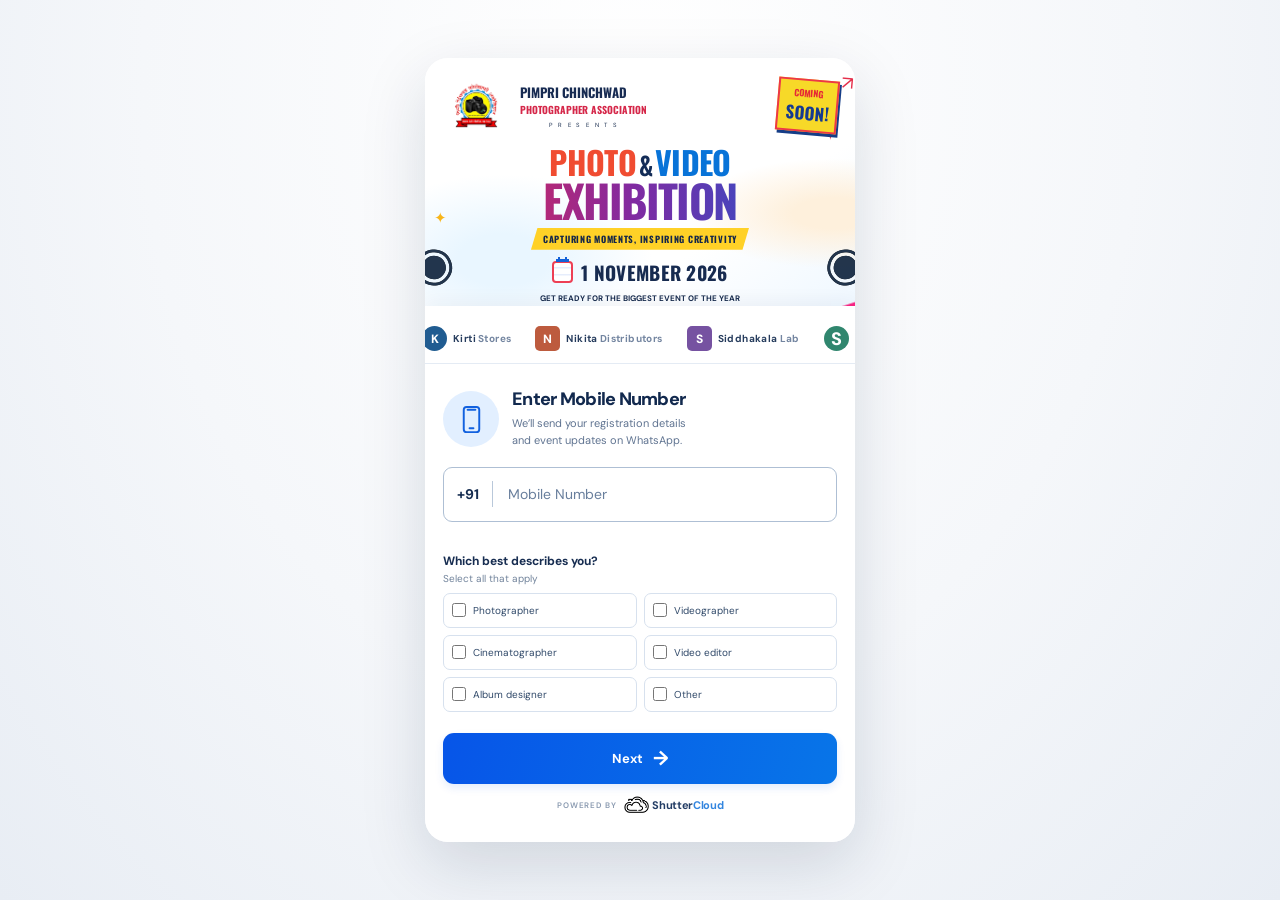
<file: index.html>
<!doctype html>
<html lang="en">
  <head>
    <meta charset="UTF-8" />
    <meta name="viewport" content="width=device-width, initial-scale=1.0" />
    <meta name="theme-color" content="#102c54" />
    <title>Photo &amp; Video Exhibition · Visitor Registration</title>
    <link rel="preconnect" href="https://fonts.googleapis.com" />
    <link rel="preconnect" href="https://fonts.gstatic.com" crossorigin />
    <link
      href="https://fonts.googleapis.com/css2?family=DM+Sans:wght@400;500;600;700;800&family=Oswald:wght@500;600;700&display=swap"
      rel="stylesheet"
    />
    <link rel="stylesheet" href="styles.css" />
  </head>
  <body>
    <main class="app-shell">
      <header class="event-poster">
        <div class="poster-topline">
          <img
            class="association-mark"
            src="logos/Logo_pcmc1.png"
            alt="Pimpri Chinchwad Photographer Association logo"
          />
          <div class="association-name">
            <strong>PIMPRI CHINCHWAD</strong
            ><span>PHOTOGRAPHER ASSOCIATION</span><small>P R E S E N T S</small>
          </div>
          <div class="coming-soon">
            <small>COMING</small><strong>SOON!</strong><span>↗</span>
          </div>
        </div>
        <div class="poster-headline">
          <span class="headline-photo">PHOTO</span
          ><span class="headline-amp">&amp;</span
          ><span class="headline-video">VIDEO</span><strong>EXHIBITION</strong>
        </div>
        <div class="poster-ribbon">CAPTURING MOMENTS, INSPIRING CREATIVITY</div>
        <div class="poster-date">
          <span class="calendar-icon" aria-hidden="true"><b></b><i></i></span
          ><strong>1 NOVEMBER 2026</strong>
        </div>
        <p class="poster-caption">
          GET READY FOR THE BIGGEST EVENT OF THE YEAR<br />FOR
          <b>PHOTOGRAPHERS &amp; FILMMAKERS!</b>
        </p>
        <span class="camera camera-left" aria-hidden="true">◉</span
        ><span class="camera camera-right" aria-hidden="true">◉</span>
        <span class="poster-spark spark-one">✦</span
        ><span class="poster-spark spark-two">✦</span>
        <img
          class="event-poster-image-second"
          src="images/PCPA.png"
          alt="Photo Mini Expo poster with guest mentors and event details"
        />
        <img
          class="event-poster-image"
          src="images/PCPA_Lucky_Draw_Poster.jpeg"
          alt="Photo Mini Expo poster with guest mentors and event details"
        />
      </header>

      <section class="registration-card" aria-label="Exhibition registration">
        <section class="stall-marquee" aria-label="Exhibitor stall logos">
          <span class="stall-heading"></span>
          <div class="stall-window">
            <div class="stall-track">
              <div class="stall-set">
                <span class="stall-logo"
                  ><i class="logo-mark mark-lens">K</i
                  ><b>Kirti<span>Stores</span></b></span
                >
                <span class="stall-logo"
                  ><i class="logo-mark mark-frame">N</i
                  ><b>Nikita<span>Distributors</span></b></span
                >
                <span class="stall-logo"
                  ><i class="logo-mark mark-pixel">S</i
                  ><b>Siddhakala<span>Lab</span></b></span
                >
                <span class="stall-logo"
                  ><i class="logo-mark mark-focus">S</i
                  ><b>SRK<span>Labs</span></b></span
                >
                <span class="stall-logo"
                  ><i class="logo-mark mark-shutter">N</i
                  ><b>Nikon<span>India</span></b></span
                >
                <span class="stall-logo"
                  ><i class="logo-mark mark-shutter">C</i
                  ><b>Canon<span>India</span></b></span
                >
              </div>
              <div class="stall-set" aria-hidden="true">
                <span class="stall-logo"
                  ><i class="logo-mark mark-lens">K</i
                  ><b>Kirti<span>Stores</span></b></span
                >
                <span class="stall-logo"
                  ><i class="logo-mark mark-frame">N</i
                  ><b>Nikita<span>Distributors</span></b></span
                >
                <span class="stall-logo"
                  ><i class="logo-mark mark-pixel">S</i
                  ><b>Siddhakala<span>Lab</span></b></span
                >
                <span class="stall-logo"
                  ><i class="logo-mark mark-focus">S</i
                  ><b>SRK<span>Labs</span></b></span
                >
                <span class="stall-logo"
                  ><i class="logo-mark mark-shutter">N</i
                  ><b>Nikon<span>India</span></b></span
                >
                <span class="stall-logo"
                  ><i class="logo-mark mark-shutter">C</i
                  ><b>Canon<span>India</span></b></span
                >
              </div>
            </div>
          </div>
        </section>
        <form id="registration-form" novalidate>
          <div id="registration-steps"></div>
        </form>
        <div class="powered-by" aria-label="Powered by ShutterCloud">
          <span class="powered-label">POWERED BY</span>
          <span class="shuttercloud-brand">
            <img src="./logos/shuttercloud-logo.png" alt="" />
            <b>Shutter<span>Cloud</span></b>
          </span>
        </div>
      </section>

      <!-- <footer class="app-footer">
        <div class="footer-waves"><i></i><i></i><i></i><i></i></div>
        <nav>
          <span>Photo</span><b>|</b><span>Video</span><b>|</b
          ><span>Innovation</span><b>|</b><span>Community</span>
        </nav>
        <div class="home-indicator"></div>
      </footer> -->
    </main>

    <script type="module" src="script.js"></script>
  </body>
</html>
</file>
<file: styles.css>
@import url("css/base.css");
@import url("css/registration.css");
@import url("css/layout-overrides.css");
@import url("css/pass.css");
@import url("css/branding-and-fields.css");
</file>
